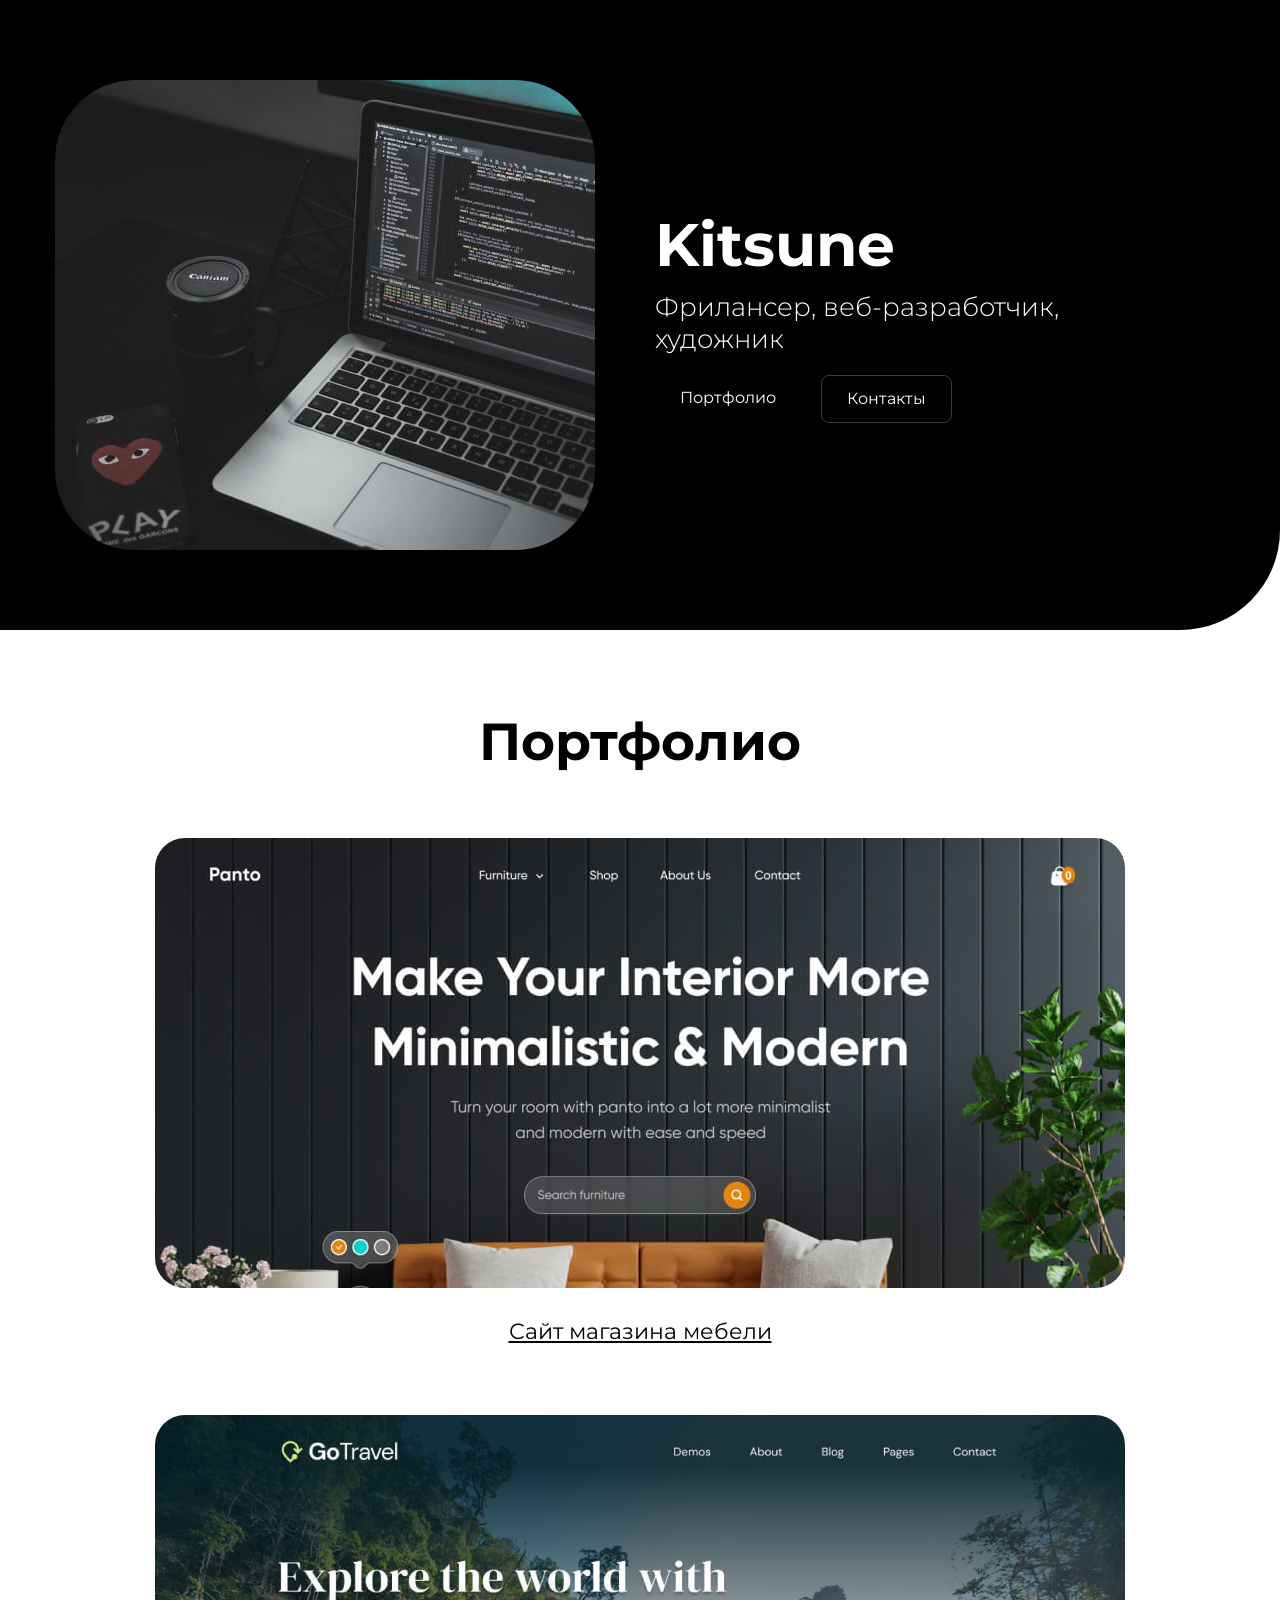
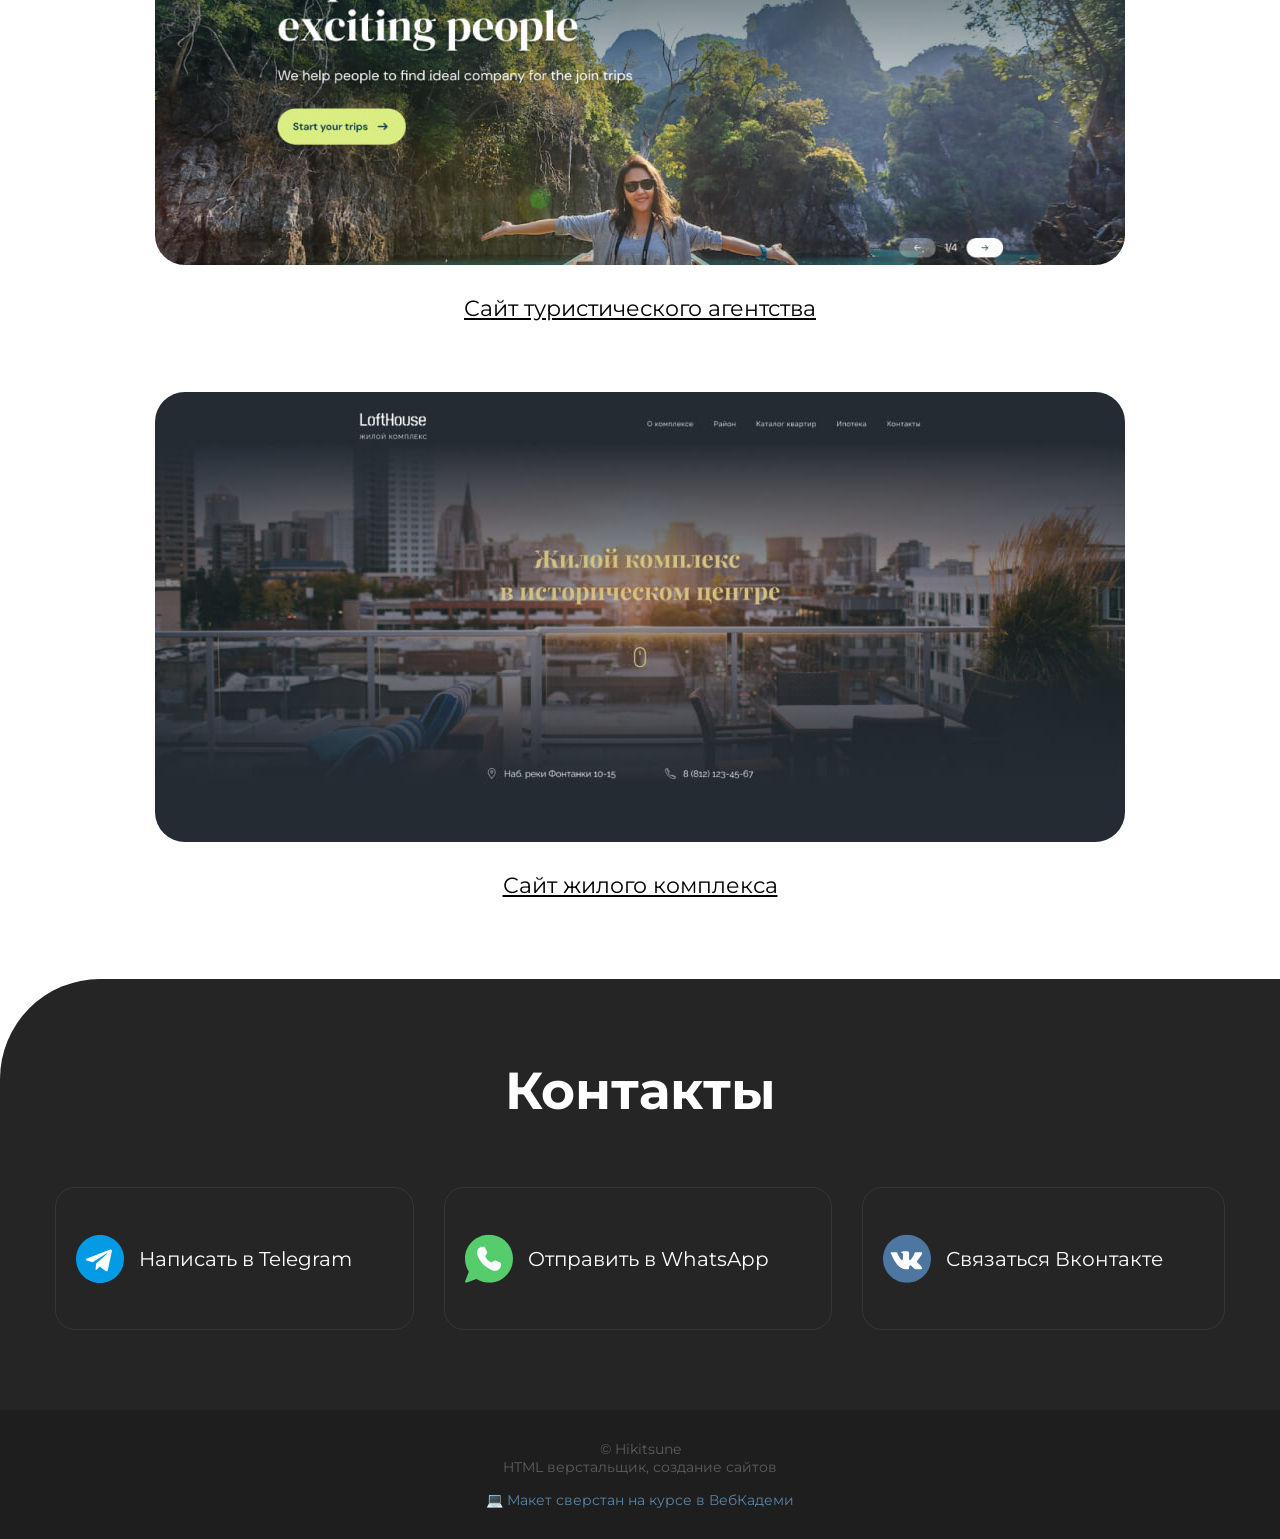
<file: index.html>
<!DOCTYPE html>
<html lang="en">
<head>
    <meta charset="UTF-8">
    <meta name="viewport" content="width=device-width, initial-scale=1.0">
    <meta name="description" content="Фрилансер, веб-разработчик,
    художник">

    <title>Portfolio Kitsune</title>
    

    <link rel="stylesheet" href="./css/reset.css">
    <link rel="stylesheet" href="./css/main.css">
    <link rel="stylesheet" href="./css/media.css">

    <link rel="icon" type="image/x-icon" href="./favicons/favicon.svg">
    <link rel="apple-touch-icon" sizes="180x180" href="./favicons/apple-touch-icon.png">
    
</head>
<body>
    <header class="header">
        <div class="container">
            <div class="header-row">
                
                <img src="./img/photo.jpg" srcset="./img/photo@2x.jpg 2x" alt="photo" class="header-img">

                <div class="header-desc">

                    <h1 class="header-title">Kitsune</h1>
                    <p class="header-text">Фрилансер, веб-разработчик,<br> художник</p>

                    <div class="header-btns">
                        <a href="#portfolio" class="btn">Портфолио</a>
                        <a href="#contacts" class="btn-outline">Контакты</a>
                    </div>
                    
                </div>

            </div>
        </div>

        <video class="header-video" autoplay muted loop>
            <source type="video/mp4" src="./video/6994779_Generative Ai_Hacking_1280x720.mp4">
        </video>
    </header>

    <main>
        <section class="portfolio" id="portfolio">
            <div class="container">
                <h2 class="portfolio-title">Портфолио</h2>
            

            <div class="projects">

                <article class="project">
                    <a href="./panto.html">
                        <img src="./img/portfolio/project-01.jpg" srcset="./img/portfolio/project-01@2x.jpg 2x" alt="Сайт магазина мебели" class="project-img">
                    </a>
                    <h3 class="project-title"><a href="./panto.html">Сайт магазина мебели</a></h3>
                </article>

                <article class="project">
                    <a href="./goTravel.html">
                        <img src="./img/portfolio/project-02.jpg" srcset="./img/portfolio/project-02@2x.jpg 2x" alt="Сайт магазина мебели" class="project-img">
                    </a>
                    <h3 class="project-title"><a href="./goTravel.html">Сайт туристического агентства</a></h3>
                </article>

                <article class="project">
                    <a href="./loftHouse.html">
                        <img src="./img/portfolio/project-03.jpg" srcset="./img/portfolio/project-03@2x.jpg 2x" alt="Сайт магазина мебели" class="project-img">
                    </a>
                    <h3 class="project-title"><a href="./loftHouse.html">Сайт жилого комплекса</a></h3>
                </article>
            </div>
            </div>
        </section>

        <section class="contacts" id="contacts">
            <div class="container">
                <h2 class="contacts-title">Контакты</h2>

                <div class="messangers">
                    <a href="https://t.me/youraccountname" target="_blank" class="messanger">
                        <img src="./img/icons/telegram.svg" alt="telegram">
                        Написать в Telegram
                    </a>
                    <a href="https://wa.me/" target="_blank" class="messanger">
                        <img src="./img/icons/whatsapp.svg" alt="WhatsApp">
                        Отправить в WhatsApp
                    </a>
                    <a href="https://vk.me/youraccountname" target="_blank" class="messanger">
                        <img src="./img/icons/vk.svg" alt="VK">
                        Связаться Вконтакте
                    </a>
                </div>
            </div>
        </section>
    </main>

    <footer class="footer">
        <div class="container">
            <div class="footer-inner">
                <p>© Hikitsune<br>HTML верстальщик, создание сайтов
                <p><a href="https://webcademy.ru/" target="_blank">💻 Макет сверстан на курсе в ВебКадеми</a></p>
                
            </div>
        </div>
    </footer>

</body>
</html>
</file>
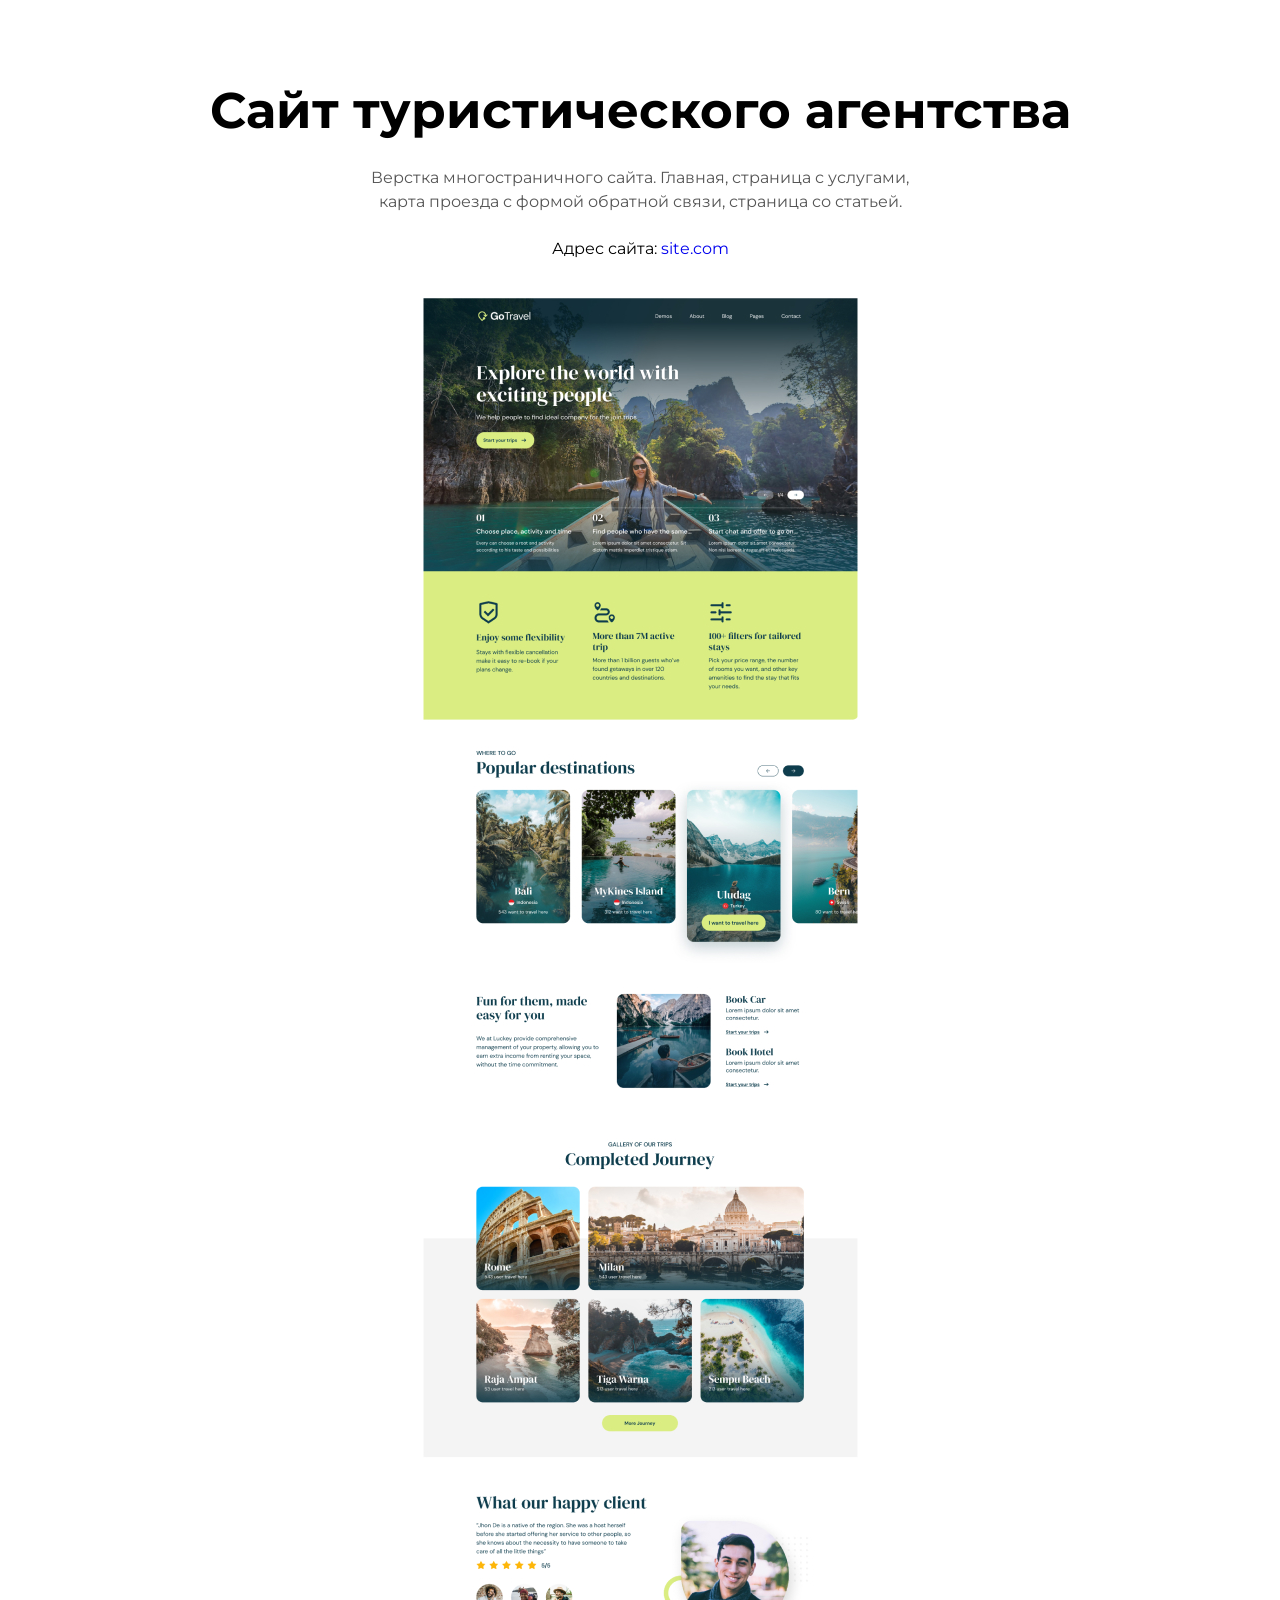
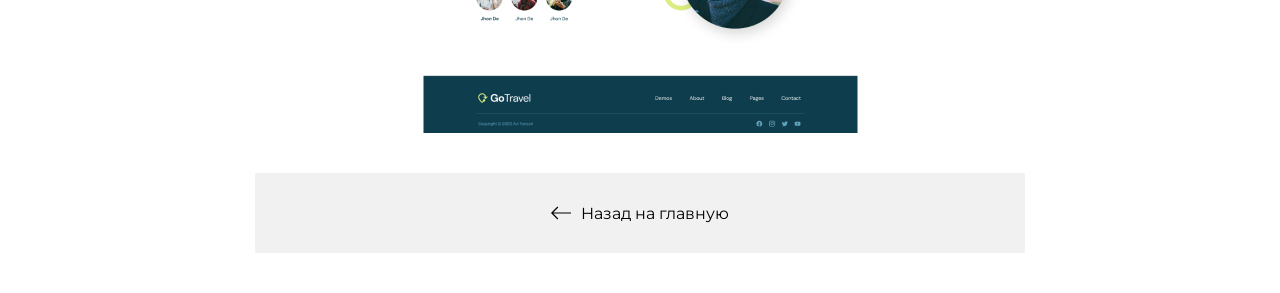
<file: goTravel.html>
<!DOCTYPE html>
<html lang="en">
<head>
    <meta charset="UTF-8">
    <meta name="viewport" content="width=device-width, initial-scale=1.0">
    <title>Сайт туристического агентства</title>
    <link rel="stylesheet" href="./css/reset.css">
    <link rel="stylesheet" href="./css/main.css">
    <link rel="stylesheet" href="./css/media.css">
</head>
<body>
    <article class="inner-page">

        <div class="container">
            <div class="inner-page-details">
                <h1 class="inner-page-title">Сайт туристического агентства</h1>
                
                <div class="inner-page-text">
                    <p>Верстка многостраничного сайта. Главная, страница с услугами, карта проезда с формой обратной связи, страница со статьей.</p>
                </div>
                
                <p class="link">Адрес сайта: <a href="#" targe="_blank">site.com</a></p>
            </div>
            

            <img class="inner-page-img" src="./projects/project-go-travel.jpg" srcset="./projects/project-go-travel@2x.jpg 2x" alt="Сайт туристического агентства">

            <a href="./index.html" class="inner-page-backlink">
                <img src="./img/icons/arrow-left.svg" alt="Назад на главную">
                Назад на главную
            </a>

        </div>
    
    </article>
</body>
</html>
</file>
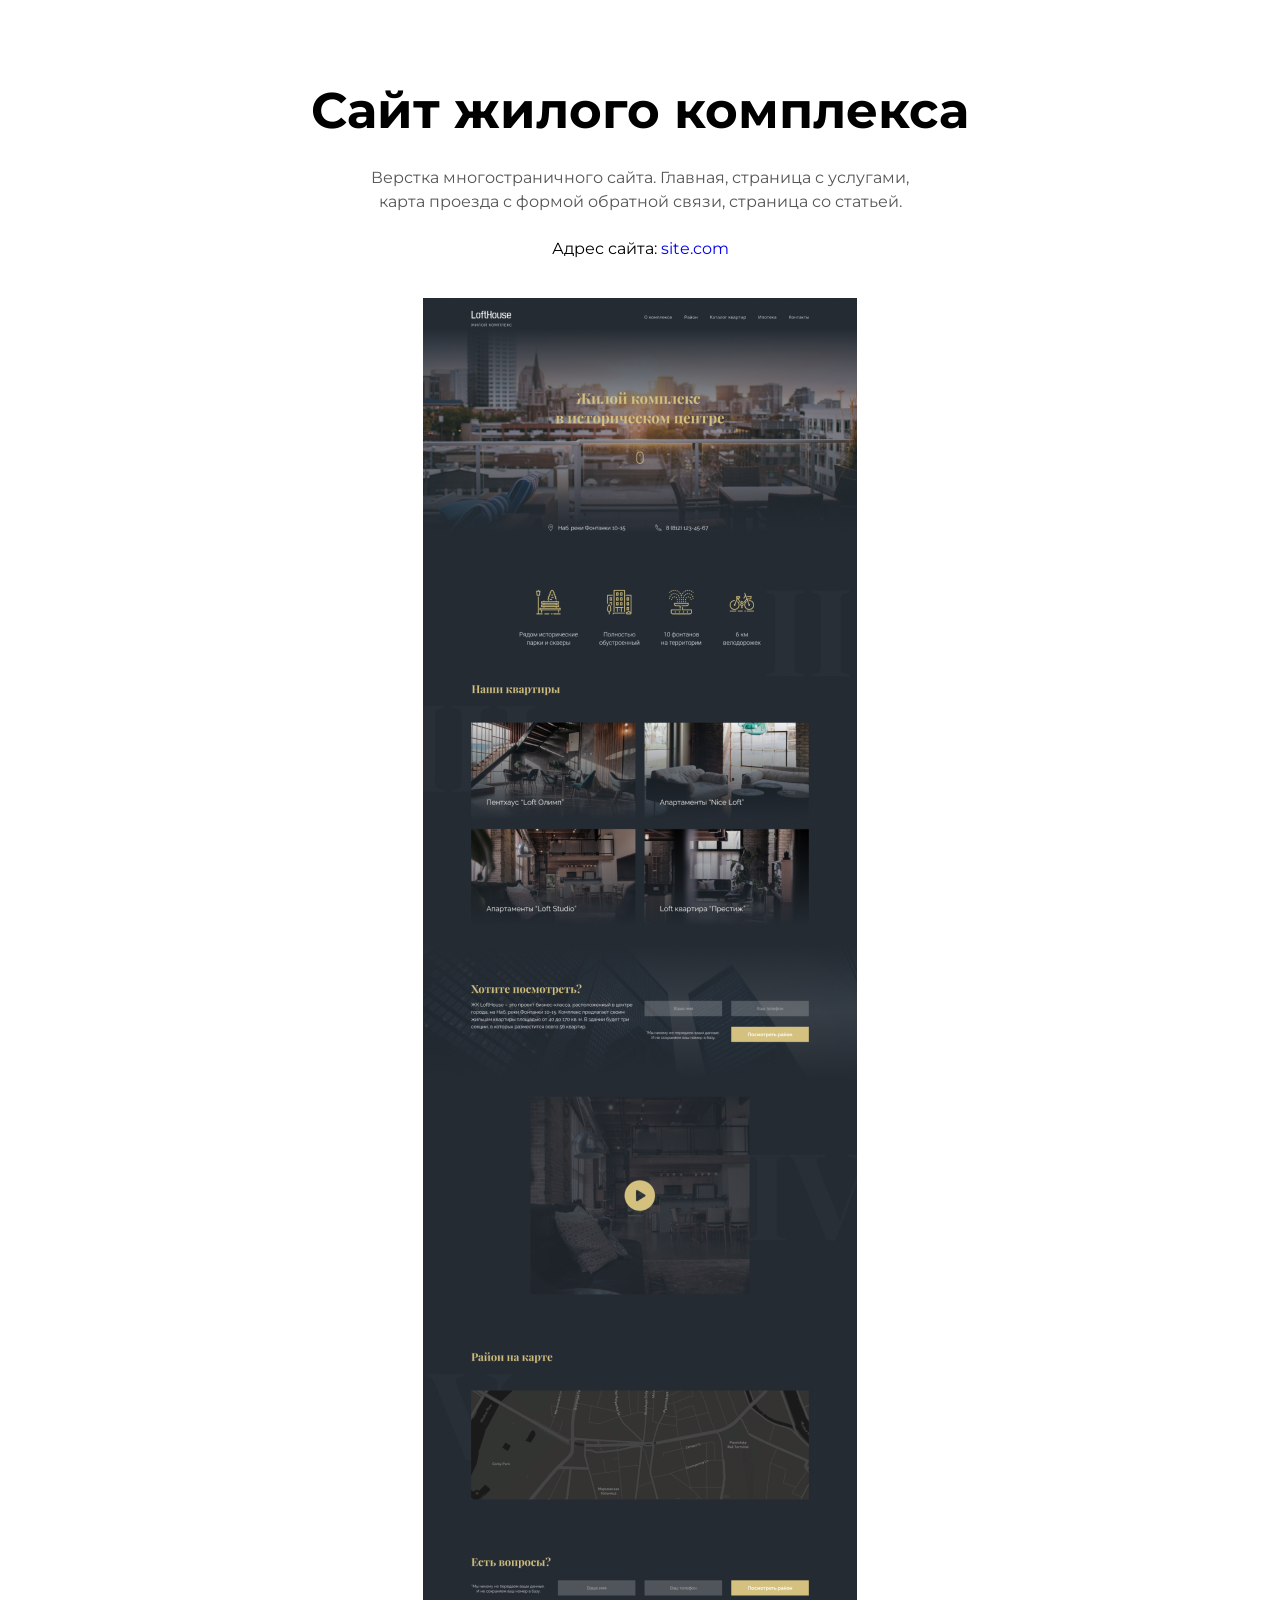
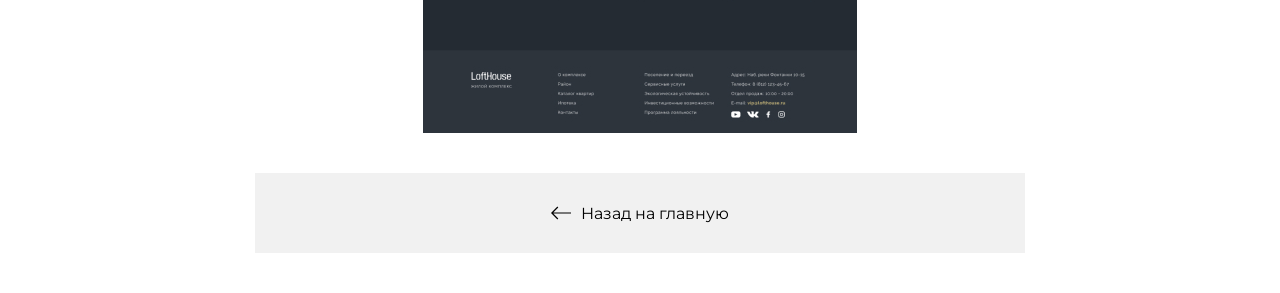
<file: loftHouse.html>
<!DOCTYPE html>
<html lang="en">
<head>
    <meta charset="UTF-8">
    <meta name="viewport" content="width=device-width, initial-scale=1.0">
    <title>Сайт жилого комплекса</title>
    <link rel="stylesheet" href="./css/reset.css">
    <link rel="stylesheet" href="./css/main.css">
    <link rel="stylesheet" href="./css/media.css">
</head>
<body>
    <article class="inner-page">

        <div class="container">
            <div class="inner-page-details">
                <h1 class="inner-page-title">Сайт жилого комплекса</h1>
                
                <div class="inner-page-text">
                    <p>Верстка многостраничного сайта. Главная, страница с услугами, карта проезда с формой обратной связи, страница со статьей.</p>
                </div>
                
                <p class="link">Адрес сайта: <a href="#" targe="_blank">site.com</a></p>
            </div>
            

            <img class="inner-page-img" src="./projects/project-lofthouse.jpg" srcset="./projects/project-lofthouse@2x.jpg 2x" alt="Сайт жилого комплекса">

            <a href="./index.html" class="inner-page-backlink">
                <img src="./img/icons/arrow-left.svg" alt="Назад на главную">
                Назад на главную
            </a>

        </div>
    
    </article>
</body>
</html>
</file>
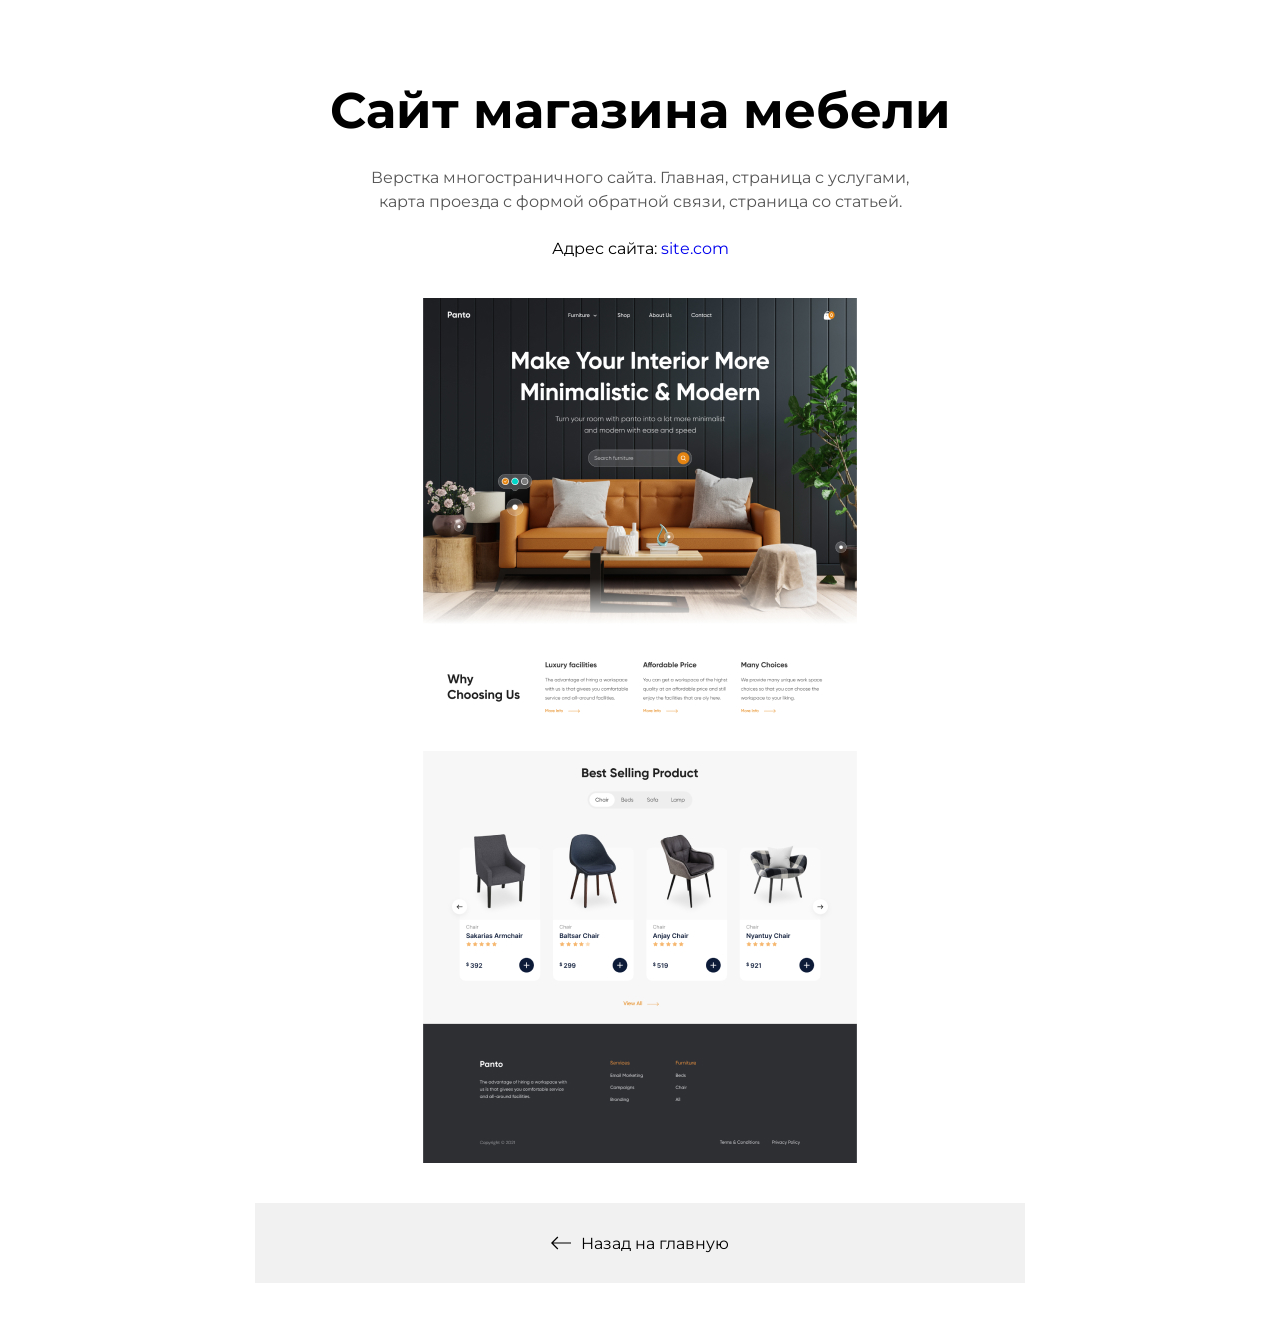
<file: panto.html>
<!DOCTYPE html>
<html lang="en">
<head>
    <meta charset="UTF-8">
    <meta name="viewport" content="width=device-width, initial-scale=1.0">
    <title>Сайт магазин мебели</title>
    <link rel="stylesheet" href="./css/reset.css">
    <link rel="stylesheet" href="./css/main.css">
    <link rel="stylesheet" href="./css/media.css">
</head>
<body>
    <article class="inner-page">

        <div class="container">
            <div class="inner-page-details">
                <h1 class="inner-page-title">Сайт магазина мебели</h1>
                
                <div class="inner-page-text">
                    <p>Верстка многостраничного сайта. Главная, страница с услугами, карта проезда с формой обратной связи, страница со статьей.</p>
                </div>
                
                <p class="link">Адрес сайта: <a href="#" targe="_blank">site.com</a></p>
            </div>
            

            <img class="inner-page-img" src="./projects/project-panto-full.jpg" srcset="./projects/project-panto-full@2x.jpg 2x" alt="Сайт магазин мебели">

            <a href="./index.html" class="inner-page-backlink">
                <img src="./img/icons/arrow-left.svg" alt="Назад на главную">
                Назад на главную
            </a>

        </div>
    
    </article>
</body>
</html>
</file>
<file: css/main.css>
@import url('https://fonts.googleapis.com/css2?family=Montserrat:ital,wght@0,100..900;1,100..900&display=swap');

/* Base */

html {
    scroll-behavior: smooth;
}

body {
    font-family: "Montserrat", sans-serif;
    font-optical-sizing: auto;
    font-weight: 400;
    font-style: normal;
}

.container {
    max-width: 1200px;
    padding: 0 15px;
    margin: 0 auto;
}

.none {
    display: none !important;
}

/* Header */ 

.header {

    position: relative;

    color: #fff;
    /* background: #252525 linear-gradient(158deg, #2f2f2f 0%, #202020 100%); */
    background-color: #000;

    padding-top: 80px;
    padding-bottom: 80px;

    border-bottom-right-radius: 100px;

    overflow: hidden;
}

.header .container {
    position: relative;
    z-index: 9;
}

.header-video {
    position: absolute;
    left: 0;
    top: 0;
    width: 100%;
    height: 100%;
    object-fit: cover;
    opacity: 0.5;

    border-bottom-right-radius: 60pxpx;
}

.header-row {
    display: flex;
    flex-direction: row;
    align-items: center;
    column-gap: 60px;
}

.header-img {
    border-radius: 80px;
}

.header-title {
    font-weight: 700;
    font-size: 60px;
    margin-bottom: 10px;
}

.header-text {
    margin-bottom: 20px;
    font-size: 26px;
    font-weight: 300;
}

.header-btns {
    display: flex;
    column-gap: 20px;
}

.btn {
    background-color: #000;
    border-radius: 8px;

    height: 48px;
    padding-top: 15px;
    padding-left: 25px;
    padding-right: 25px;

    color: #fff;
    line-height: 1;

    transition: all 0.2s ease-in;
}

.btn:hover {
    background-color: #1782CF;
}

.btn-outline {
    border-radius: 8px;
    border: 1px solid #3B3B3B;

    height: 48px;
    padding-top: 15px;
    padding-left: 25px;
    padding-right: 25px;

    color: #fff;
    line-height: 1;
    transition: all 0.2s ease-in;
}

.btn-outline:hover {
    border-color: #1782CF;
}

/* Portfolio */

.portfolio {
    padding: 80px 0;
}

.portfolio-title {
    font-size: 52px;
    font-weight: 700;
    text-align: center;
    margin-bottom: 65px;
}

.projects {
    display: flex;
    flex-direction: column;
    row-gap: 70px;
    align-items: center;
}

.project {
    text-align: center;
}

.project-img {
    border-radius: 30px;
    margin-bottom: 30px;

    transition: opacity 0.2s ease-in;
}

.project-img:hover {
    opacity: 0.8;
}

.project-title {
    font-size: 22px;
}

.project-title a {
    color: #000;
    text-decoration: underline;
}

/* Contacts */

.contacts {
    background-color: #252525;
    border-top-left-radius: 100px;
    color: #fff;

    padding: 80px 0;
}

.contacts-title {
    margin-bottom: 65px;
    font-size: 52px;
    font-weight: 700;
    text-align: center;
}

.messangers {
    display: flex;
    flex-wrap: wrap;

    row-gap: 30px;
    column-gap: 30px; 
}

.messanger {
    flex-grow: 1;

    border-radius: 20px;
    border: 1px solid #363636;
    padding: 46px 20px;
    color: #FFF;

    display: flex;
    column-gap: 15px;
    align-items: center;
    

    font-size: 20px;

    transition: background-color 0.2s ease-in;
}

.messanger:hover {
    background-color: #1E1E1E;
}

/* Footer */

.footer {
    padding: 30px;
    background-color: #1E1E1E;

    color: #5D5D5D;
}

.footer a {
    color: #5886A8;
}

.footer-inner {
    font-size: 14px;
    text-align: center;
}

.footer-inner p + p {
    margin-top: 15px;
}


/* Inner page */ 

.inner-page {
    padding: 80px 0 40px;
}

.inner-page-details {
    margin-bottom: 40px;
    text-align: center;

    display: flex;
    flex-direction: column;
    align-items: center;
    row-gap: 25px;
}

.inner-page-title {
    font-size: 50px;
    font-weight: 700;
}

.inner-page-text {
    max-width: 570px;

    display: flex;
    flex-direction: column;
    row-gap: 25px;

    color: #555555;
    line-height: 1.5;
}

.inner-page-link {
    color: #000;
}

.inner-page-link a {
    color: #000;
    text-decoration: underline;
}

.inner-page-img {
    display: block;
    margin: 0 auto;
    margin-bottom: 40px;
}

.inner-page-backlink {
    max-width: 770px;
    background-color: #F1F1F1;

    display: flex;
    justify-content: center;
    column-gap: 10px;
    align-items: center;

    padding: 30px;
    margin: 0 auto;
    text-align: center;

    color: #000;

    transition: all 0.2s ease-in;
}

.inner-page-backlink:hover {
    background-color: #dedede;
}
</file>
<file: css/media.css>
@media (max-width: 1080px) {
    .header-row {
        column-gap: 30px;
    }

    .header-img {
        width: 300px;
        border-radius: 30px;
    }

    .header-title {
        font-size: 52px;
    }

    .header-text {
        font-size: 22px;
    }

    .portfolio-title {
        font-size: 42px;
    }

    .contacts-title {
        font-size: 42px;
    }
    
    .inner-page-title {
        font-size: 42px;
    }
    
}

@media (max-width: 767px) {
    .container {
        padding: 0 15px;
    }

    .header {
        padding-top: 20px;
        padding-bottom: 40px;

        border-bottom-right-radius: 60px;
    }

    .header-video {
        border-bottom-right-radius: 60px; 
    }

    .header-row {       
        flex-direction: column;
        align-items: flex-start;
        row-gap: 20px;
    }

    .header-img {
        max-width: 100%;
        width: auto;
    }

    .header-title {
        font-size: 32px;
    }

    .header-text {
        font-size: 18px;
    }

    /* buttons */

    .btn,
    .btn-outline {
        height: 42px;
        padding: 12px 15px 0;
    }

    /* Portfolio */

    .portfolio {
        padding: 40px 0;
    }

    .portfolio-title {
        font-size: 28px;
        margin-bottom: 30px;
    } 

    .projects {
        row-gap: 30px;
    }

    .project-img {
        width: auto;
        margin-bottom: 20px;
        border-radius: 14px;
        
    }

    .project-title {
        font-size: 16px;
    }

    /* Contacts */

    .contacts {
        padding: 40px 0;
        border-top-left-radius: 60px;
    }

    .contacts-title {
        margin-bottom: 30px;
        font-size: 28px;
    }

    .messangers {
        gap: 20px;
    }

    .messanger {
        padding: 32px 20px;
        border-radius: 12px;
        font-size: 16px;
    }

    /* Footer */ 

    .footer-inner {
        font-size: 12px;
    }

    /* Inner page */

    .inner-page {
        padding: 40px 0 20px;
    }

    .inner-page-title {
        margin-bottom: 20px;
        font-size: 28px;
    }

    .inner-page-details {
        margin-bottom: 20px;
        row-gap: 20px;
    }

    .inner-page-text {
        row-gap: 20px;
    }

    .inner-page-img {
        margin-bottom: 20px;
    }

    .inner-page-backlink {
        padding: 20px;
    }

}
</file>
